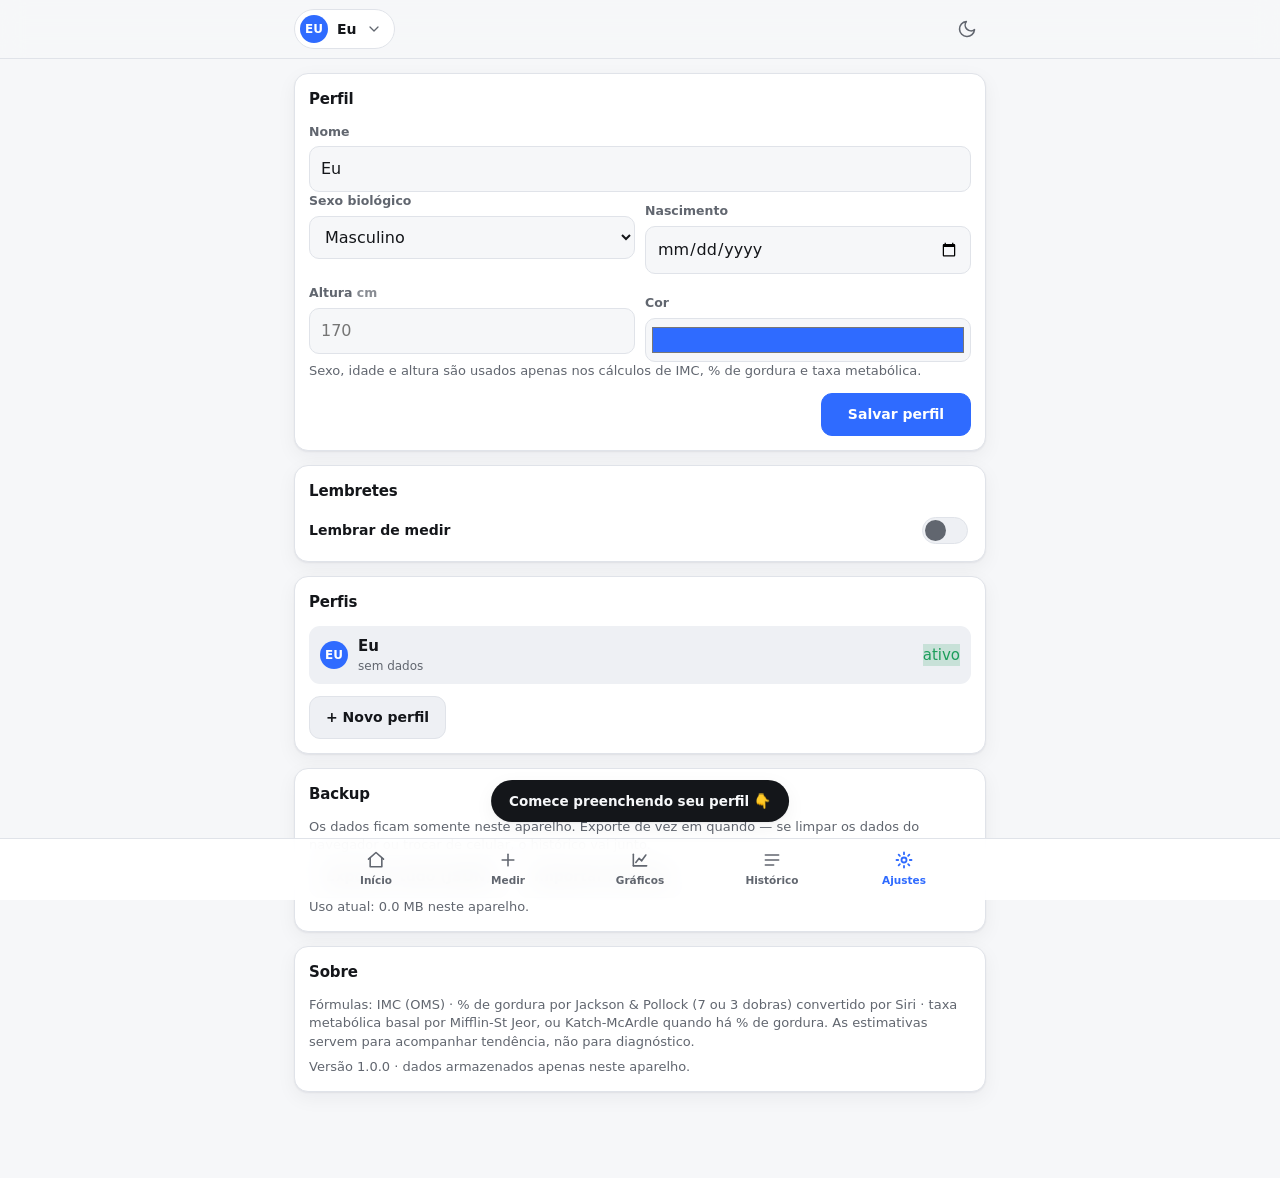
<file: index.html>
<!DOCTYPE html>
<html lang="pt-BR">
<head>
<meta charset="utf-8">
<meta name="viewport" content="width=device-width, initial-scale=1, viewport-fit=cover">
<title>Corpo — Acompanhamento de Medidas</title>
<meta name="description" content="Registro pessoal de peso, circunferências e dobras cutâneas com gráficos de evolução e lembretes.">
<meta name="theme-color" content="#0f1115" media="(prefers-color-scheme: dark)">
<meta name="theme-color" content="#f6f7f9" media="(prefers-color-scheme: light)">
<meta name="apple-mobile-web-app-capable" content="yes">
<meta name="apple-mobile-web-app-title" content="Corpo">
<link rel="manifest" href="manifest.webmanifest">
<link rel="icon" href="icons/favicon.svg" type="image/svg+xml">
<link rel="apple-touch-icon" href="icons/icon-192.png">
<link rel="stylesheet" href="assets/styles.css">
</head>
<body>

<header class="topbar">
  <div class="topbar-inner">
    <button id="profileChip" class="profile-chip" type="button" aria-haspopup="listbox" aria-expanded="false">
      <span class="avatar" id="profileAvatar">—</span>
      <span class="profile-name" id="profileName">Carregando…</span>
      <svg class="chev" viewBox="0 0 24 24" aria-hidden="true"><path d="M6 9l6 6 6-6"/></svg>
    </button>
    <div class="topbar-actions">
      <button id="themeBtn" class="icon-btn" type="button" title="Alternar tema" aria-label="Alternar tema">
        <svg viewBox="0 0 24 24" aria-hidden="true"><path d="M21 12.8A9 9 0 1111.2 3a7 7 0 009.8 9.8z"/></svg>
      </button>
    </div>
  </div>
  <div id="profileMenu" class="profile-menu" role="listbox" hidden></div>
</header>

<main id="main">

  <!-- ══════════════ INÍCIO ══════════════ -->
  <section class="view" id="view-home" data-view="home">
    <div id="reminderBanner" class="banner" hidden></div>

    <div id="homeEmpty" class="empty" hidden>
      <div class="empty-art">📏</div>
      <h2>Nenhuma medição ainda</h2>
      <p>Registre a primeira medição para começar a acompanhar a evolução.</p>
      <button class="btn primary" data-goto="measure">Registrar medição</button>
    </div>

    <div id="homeContent" hidden>
      <p class="last-update" id="lastUpdate"></p>
      <div class="stat-grid" id="statGrid"></div>

      <section class="card">
        <div class="card-head">
          <h2>Evolução</h2>
          <select id="homeMetric" class="mini-select" aria-label="Métrica do gráfico"></select>
        </div>
        <div id="homeChart" class="chart-host"></div>
      </section>

      <section class="card" id="indicesCard">
        <div class="card-head"><h2>Índices</h2></div>
        <div class="index-list" id="indexList"></div>
      </section>

      <section class="card" id="deltaCard">
        <div class="card-head">
          <h2>Variação</h2>
          <select id="deltaRange" class="mini-select" aria-label="Período de comparação">
            <option value="prev">vs. medição anterior</option>
            <option value="30">vs. 30 dias atrás</option>
            <option value="90">vs. 90 dias atrás</option>
            <option value="first" selected>vs. primeira medição</option>
          </select>
        </div>
        <div class="delta-list" id="deltaList"></div>
      </section>
    </div>
  </section>

  <!-- ══════════════ MEDIR ══════════════ -->
  <section class="view" id="view-measure" data-view="measure" hidden>
    <form id="measureForm" autocomplete="off">
      <input type="hidden" id="editingId" value="">

      <section class="card">
        <div class="card-head"><h2 id="measureTitle">Nova medição</h2></div>
        <div class="field-row">
          <label class="field">
            <span>Data</span>
            <input type="date" id="mDate" required>
          </label>
          <label class="field">
            <span>Peso <em>kg</em></span>
            <input type="number" id="mWeight" inputmode="decimal" step="0.1" min="20" max="400" placeholder="0,0">
          </label>
        </div>
      </section>

      <details class="card group" open>
        <summary><h2>Circunferências <em>cm</em></h2><span class="filled" data-count="circ"></span></summary>
        <div class="grid-inputs" id="circInputs"></div>
      </details>

      <details class="card group">
        <summary><h2>Dobras cutâneas <em>mm</em></h2><span class="filled" data-count="fold"></span></summary>
        <p class="hint">Medidas com adipômetro. Preencha as 7 dobras para o cálculo Jackson &amp; Pollock completo — com 3 dobras já é possível estimar.</p>
        <div class="grid-inputs" id="foldInputs"></div>
        <div class="bf-preview" id="bfPreview" hidden></div>
      </details>

      <details class="card group">
        <summary><h2>Fotos</h2><span class="filled" id="photoCount"></span></summary>
        <p class="hint">Ficam salvas apenas neste aparelho. Mesma distância, luz e roupa ajudam na comparação.</p>
        <div class="photo-slots" id="photoSlots"></div>
      </details>

      <section class="card">
        <label class="field">
          <span>Observações</span>
          <textarea id="mNotes" rows="3" placeholder="Treino, dieta, sono, período do ciclo…"></textarea>
        </label>
      </section>

      <div class="form-actions">
        <button type="button" class="btn ghost" id="cancelEdit" hidden>Cancelar</button>
        <button type="submit" class="btn primary">Salvar medição</button>
      </div>
    </form>
  </section>

  <!-- ══════════════ GRÁFICOS ══════════════ -->
  <section class="view" id="view-charts" data-view="charts" hidden>
    <section class="card">
      <div class="card-head">
        <h2>Gráfico</h2>
        <div class="head-controls">
          <select id="chartMetric" class="mini-select" aria-label="Métrica"></select>
          <select id="chartRange" class="mini-select" aria-label="Período">
            <option value="90">90 dias</option>
            <option value="180">6 meses</option>
            <option value="365">1 ano</option>
            <option value="all" selected>Tudo</option>
          </select>
        </div>
      </div>
      <div id="mainChart" class="chart-host tall"></div>
      <label class="compare-row">
        <span>Comparar com</span>
        <select id="comparePeer" class="mini-select"><option value="">— ninguém —</option></select>
      </label>
    </section>

    <section class="card">
      <div class="card-head"><h2>Resumo do período</h2></div>
      <div class="summary-grid" id="chartSummary"></div>
    </section>
  </section>

  <!-- ══════════════ HISTÓRICO ══════════════ -->
  <section class="view" id="view-history" data-view="history" hidden>
    <div class="card-head standalone">
      <h2>Histórico</h2>
      <button class="btn small ghost" id="exportCsv" type="button">Exportar CSV</button>
    </div>
    <div id="historyList" class="history-list"></div>
  </section>

  <!-- ══════════════ AJUSTES ══════════════ -->
  <section class="view" id="view-settings" data-view="settings" hidden>
    <section class="card">
      <div class="card-head"><h2>Perfil</h2></div>
      <form id="profileForm" autocomplete="off">
        <input type="hidden" id="pId">
        <label class="field"><span>Nome</span><input type="text" id="pName" required maxlength="40" placeholder="Como aparece no app"></label>
        <div class="field-row">
          <label class="field"><span>Sexo biológico</span>
            <select id="pSex">
              <option value="male">Masculino</option>
              <option value="female">Feminino</option>
            </select>
          </label>
          <label class="field"><span>Nascimento</span><input type="date" id="pBirth"></label>
        </div>
        <div class="field-row">
          <label class="field"><span>Altura <em>cm</em></span><input type="number" id="pHeight" inputmode="decimal" step="0.5" min="100" max="250" placeholder="170"></label>
          <label class="field"><span>Cor</span><input type="color" id="pColor" value="#4f8cff"></label>
        </div>
        <p class="hint">Sexo, idade e altura são usados apenas nos cálculos de IMC, % de gordura e taxa metabólica.</p>
        <div class="form-actions">
          <button type="button" class="btn danger ghost" id="deleteProfile">Excluir perfil</button>
          <button type="submit" class="btn primary">Salvar perfil</button>
        </div>
      </form>
    </section>

    <section class="card">
      <div class="card-head"><h2>Lembretes</h2></div>
      <label class="switch-row">
        <span>Lembrar de medir</span>
        <input type="checkbox" id="rEnabled" class="switch">
      </label>
      <div id="reminderConfig" class="reminder-config">
        <div class="field-row">
          <label class="field"><span>A cada</span>
            <select id="rEvery">
              <option value="3">3 dias</option>
              <option value="7" selected>7 dias (semanal)</option>
              <option value="14">14 dias (quinzenal)</option>
              <option value="30">30 dias (mensal)</option>
              <option value="90">90 dias (trimestral)</option>
            </select>
          </label>
          <label class="field"><span>Horário</span><input type="time" id="rTime" value="07:00"></label>
        </div>
        <p class="hint" id="reminderStatus"></p>
        <button type="button" class="btn small" id="testNotif">Testar notificação</button>
      </div>
    </section>

    <section class="card">
      <div class="card-head"><h2>Perfis</h2></div>
      <div class="profile-list" id="profileList"></div>
      <button type="button" class="btn" id="addProfile">+ Novo perfil</button>
    </section>

    <section class="card">
      <div class="card-head"><h2>Backup</h2></div>
      <p class="hint">Os dados ficam somente neste aparelho. Exporte de vez em quando — se limpar os dados do navegador ou trocar de celular, o histórico vai junto.</p>
      <div class="btn-row">
        <button type="button" class="btn" id="exportJson">Exportar tudo (JSON)</button>
        <button type="button" class="btn" id="importJson">Importar backup</button>
        <input type="file" id="importFile" accept="application/json,.json" hidden>
      </div>
      <p class="hint" id="storageInfo"></p>
    </section>

    <section class="card">
      <div class="card-head"><h2>Sobre</h2></div>
      <p class="hint">
        Fórmulas: IMC (OMS) · % de gordura por Jackson &amp; Pollock (7 ou 3 dobras) convertido por Siri ·
        taxa metabólica basal por Mifflin-St Jeor, ou Katch-McArdle quando há % de gordura.
        As estimativas servem para acompanhar tendência, não para diagnóstico.
      </p>
      <p class="hint" id="versionInfo"></p>
    </section>
  </section>
</main>

<nav class="tabbar">
  <button class="tab active" data-view="home"><svg viewBox="0 0 24 24"><path d="M3 11l9-8 9 8"/><path d="M5 10v10h14V10"/></svg><span>Início</span></button>
  <button class="tab" data-view="measure"><svg viewBox="0 0 24 24"><path d="M12 5v14"/><path d="M5 12h14"/></svg><span>Medir</span></button>
  <button class="tab" data-view="charts"><svg viewBox="0 0 24 24"><path d="M4 19V5"/><path d="M4 19h16"/><path d="M7 15l4-5 3 3 5-7"/></svg><span>Gráficos</span></button>
  <button class="tab" data-view="history"><svg viewBox="0 0 24 24"><path d="M4 6h16"/><path d="M4 12h16"/><path d="M4 18h10"/></svg><span>Histórico</span></button>
  <button class="tab" data-view="settings"><svg viewBox="0 0 24 24"><circle cx="12" cy="12" r="3"/><path d="M12 3v2m0 14v2M3 12h2m14 0h2M5.6 5.6l1.4 1.4m10 10l1.4 1.4m0-12.8l-1.4 1.4m-10 10l-1.4 1.4"/></svg><span>Ajustes</span></button>
</nav>

<div id="toast" class="toast" hidden></div>
<div id="photoViewer" class="photo-viewer" hidden><img alt="Foto de progresso"><button class="close" aria-label="Fechar">✕</button></div>

<script type="module" src="assets/app.js"></script>
</body>
</html>
</file>
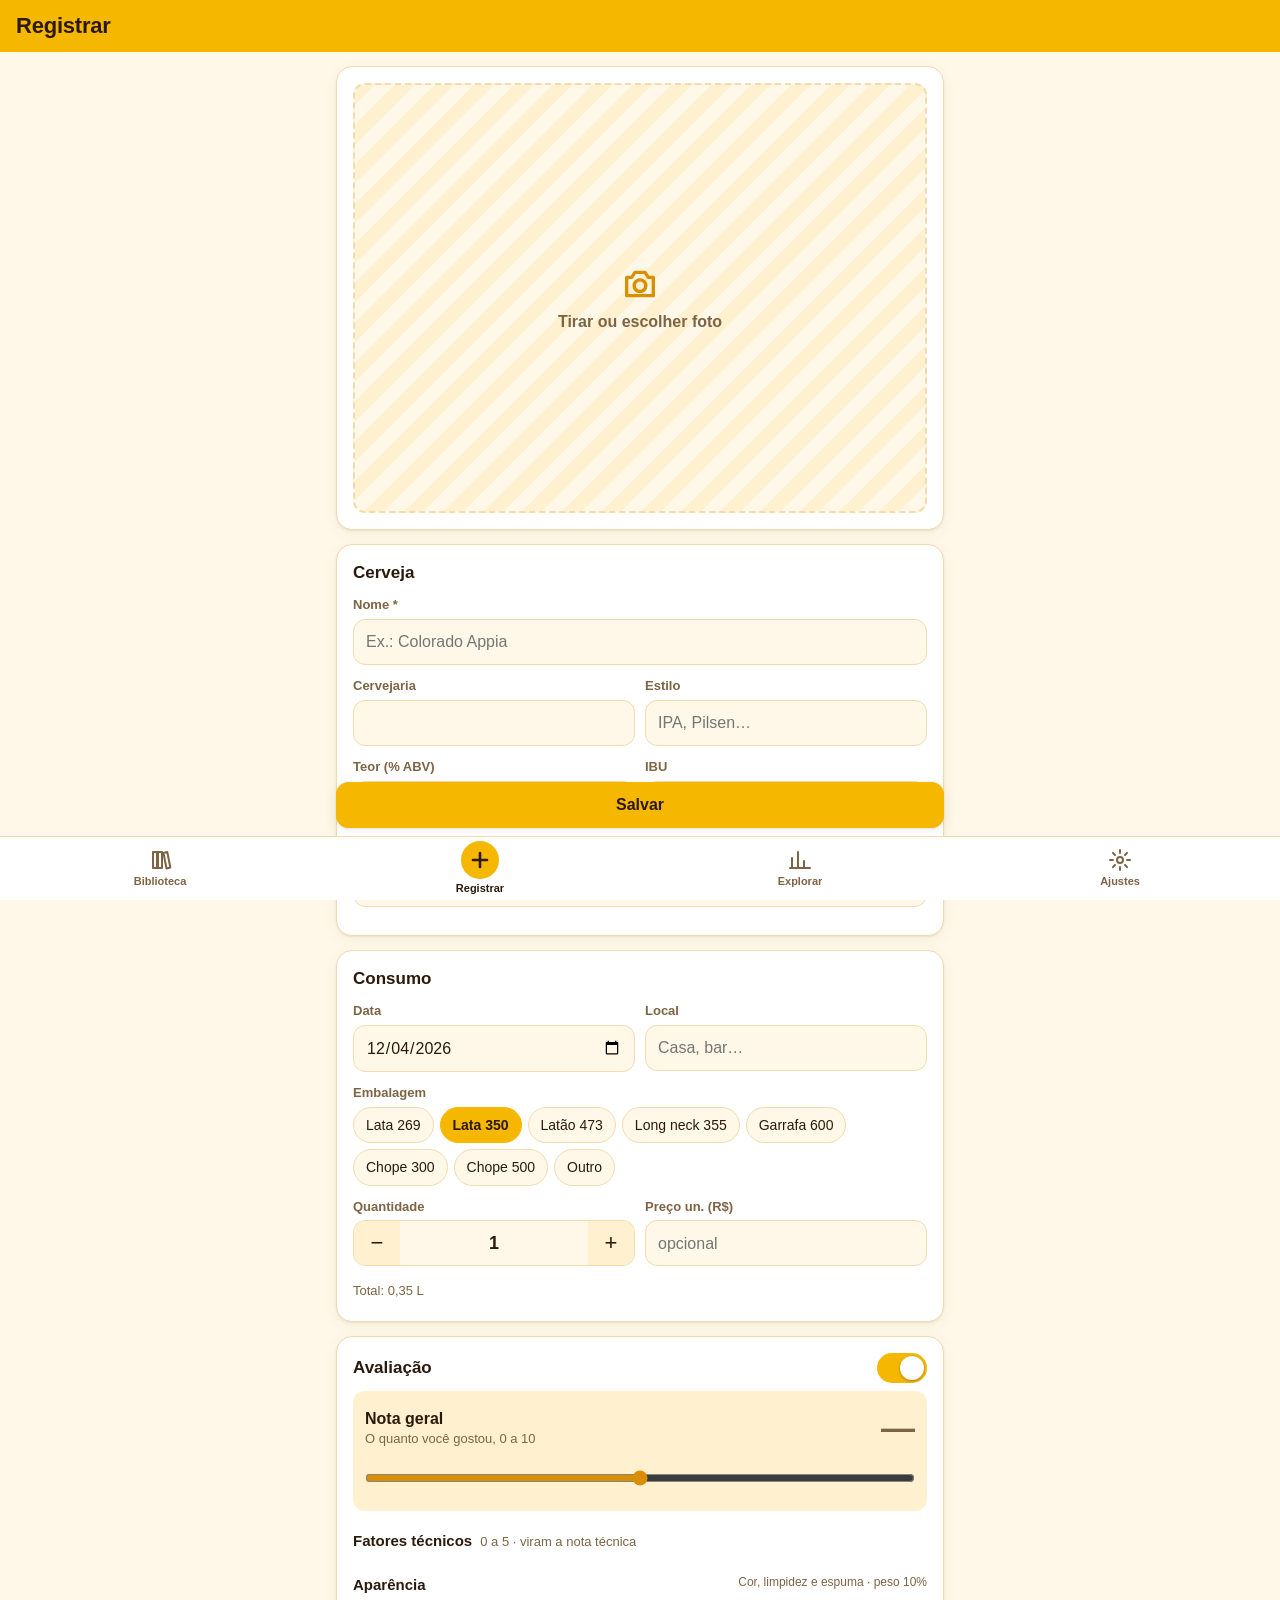
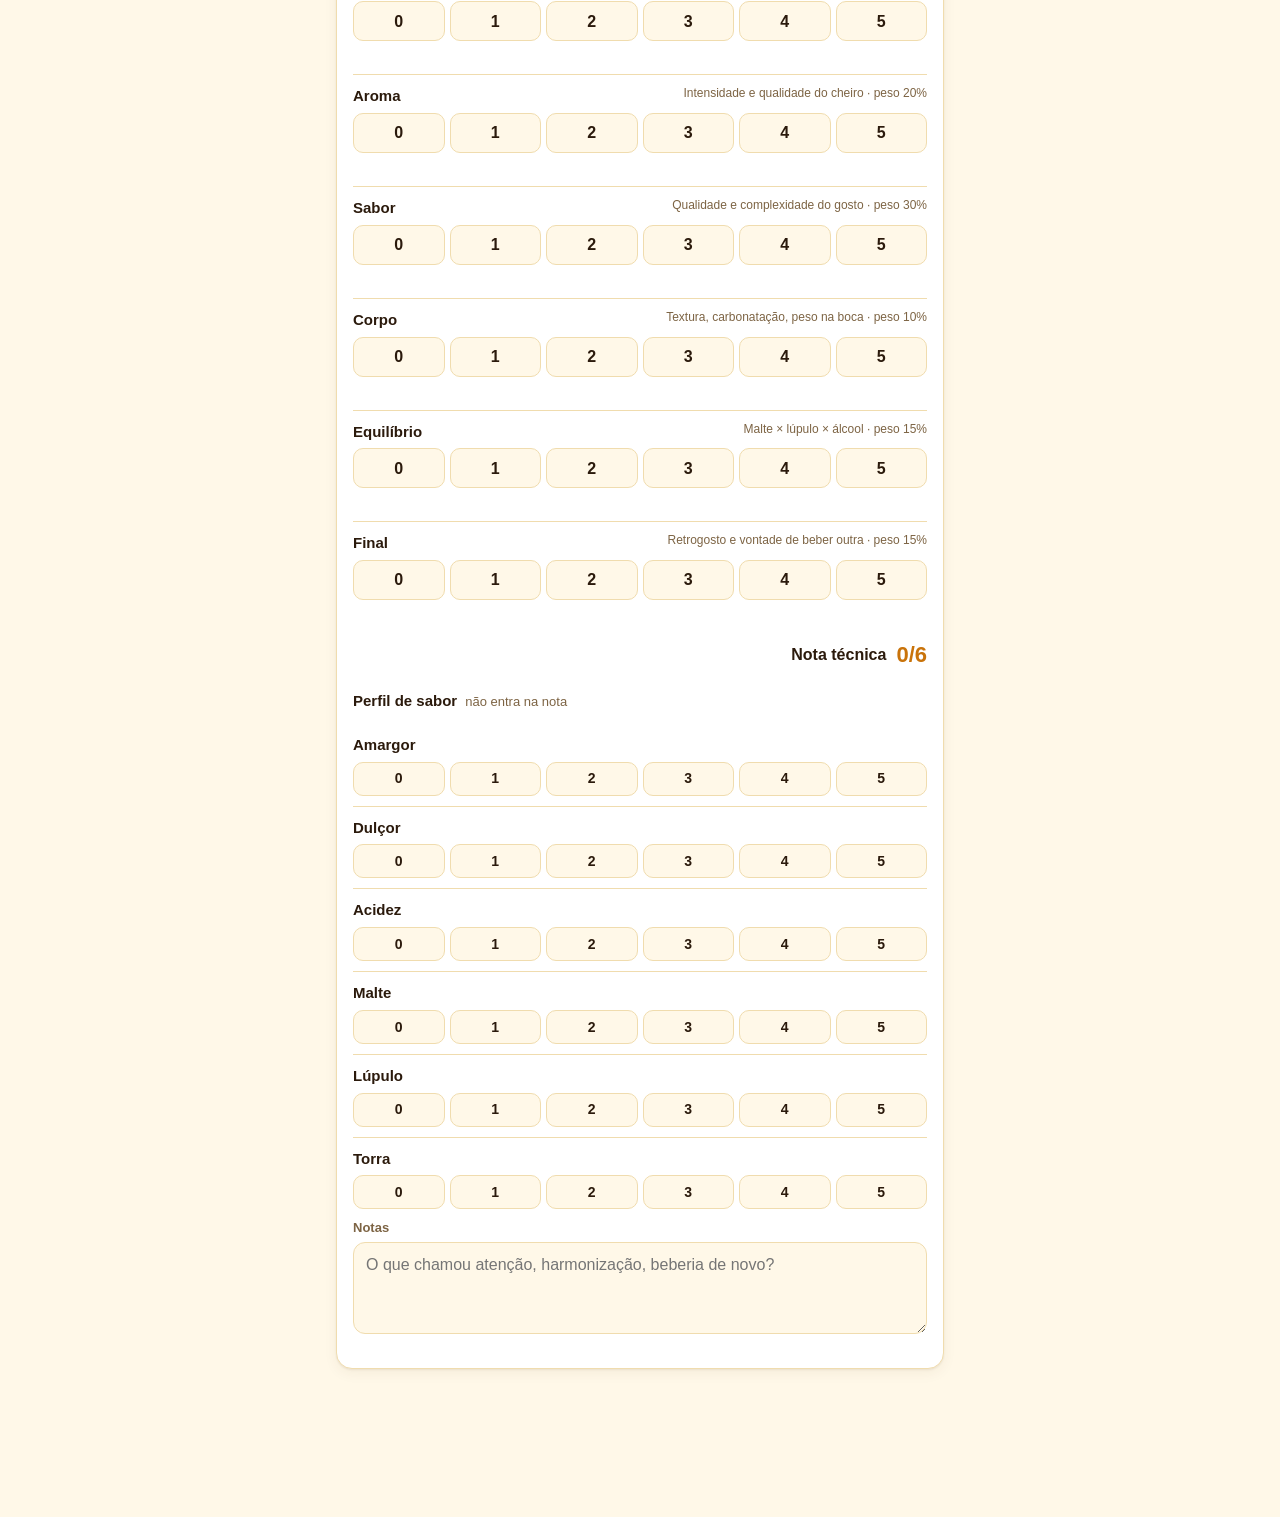
<file: cervejas/index.html>
<!DOCTYPE html>
<html lang="pt-BR">
<head>
<meta charset="utf-8">
<meta name="viewport" content="width=device-width, initial-scale=1, viewport-fit=cover">
<title>Cervejas — Histórico e Avaliações</title>
<meta name="description" content="Histórico pessoal das cervejas que você bebeu, com foto, quantidade e avaliação de 0 a 10.">
<meta name="theme-color" content="#f5b700" media="(prefers-color-scheme: light)">
<meta name="theme-color" content="#1b130b" media="(prefers-color-scheme: dark)">
<meta name="apple-mobile-web-app-capable" content="yes">
<meta name="mobile-web-app-capable" content="yes">
<meta name="apple-mobile-web-app-status-bar-style" content="default">
<meta name="apple-mobile-web-app-title" content="Cervejas">
<link rel="manifest" href="manifest.webmanifest">
<link rel="icon" href="icons/favicon.svg" type="image/svg+xml">
<link rel="apple-touch-icon" href="icons/apple-touch-icon.png">
<link rel="stylesheet" href="assets/styles.css">
</head>
<body>

<header class="topbar">
  <h1 id="topTitle">Biblioteca</h1>
</header>

<main id="main">

  <!-- ══════════════ BIBLIOTECA ══════════════ -->
  <section class="view" data-view="library">
    <div class="search">
      <svg viewBox="0 0 24 24" aria-hidden="true"><circle cx="11" cy="11" r="7"/><path d="M20 20l-3.5-3.5"/></svg>
      <input id="q" type="search" placeholder="Buscar nome, cervejaria, estilo, local…" autocomplete="off" aria-label="Buscar">
    </div>

    <div class="seg" role="tablist" aria-label="Modo de exibição">
      <button type="button" class="seg-btn active" data-mode="beers">Cervejas</button>
      <button type="button" class="seg-btn" data-mode="timeline">Histórico</button>
    </div>

    <div class="filters">
      <select id="fStyle" aria-label="Estilo"><option value="">Todos os estilos</option></select>
      <select id="fTag" aria-label="Perfil">
        <option value="">Qualquer perfil</option>
      </select>
      <select id="fMin" aria-label="Nota mínima">
        <option value="">Qualquer nota</option>
        <option value="9">Nota ≥ 9</option>
        <option value="8">Nota ≥ 8</option>
        <option value="7">Nota ≥ 7</option>
        <option value="5">Nota ≥ 5</option>
        <option value="-1">Sem avaliação</option>
      </select>
      <select id="fSort" aria-label="Ordenar">
        <option value="recent">Mais recentes</option>
        <option value="subjective">Maior nota geral</option>
        <option value="technical">Maior nota técnica</option>
        <option value="count">Mais bebidas</option>
        <option value="abv">Maior teor alcoólico</option>
        <option value="name">Nome (A–Z)</option>
      </select>
    </div>
    <div class="result-bar">
      <span id="resultCount"></span>
      <button type="button" class="link" id="clearFilters" hidden>Limpar filtros</button>
    </div>

    <div id="libraryList" class="list"></div>

    <div id="libraryEmpty" class="empty" hidden>
      <div class="empty-art">🍺</div>
      <h2>Sua biblioteca está vazia</h2>
      <p>Registre a primeira cerveja para começar o histórico.</p>
      <button class="btn primary" type="button" data-goto="add">Registrar cerveja</button>
    </div>
  </section>

  <!-- ══════════════ CADASTRO ══════════════ -->
  <section class="view" data-view="add" hidden>
    <form id="addForm" novalidate>
      <input type="hidden" id="beerId">
      <input type="hidden" id="entryId">

      <div class="card">
        <label class="photo-pick" id="photoPick">
          <input type="file" id="photoInput" accept="image/*" hidden>
          <img id="photoPreview" alt="" hidden>
          <span class="photo-empty" id="photoEmpty">
            <svg viewBox="0 0 24 24" aria-hidden="true"><path d="M4 8h3l2-3h6l2 3h3v11H4z"/><circle cx="12" cy="13" r="3.5"/></svg>
            Tirar ou escolher foto
          </span>
        </label>
        <button type="button" class="link danger small" id="photoRemove" hidden>Remover foto</button>
      </div>

      <div class="card">
        <h2>Cerveja</h2>
        <div class="field">
          <label for="name">Nome *</label>
          <input id="name" required autocomplete="off" placeholder="Ex.: Colorado Appia">
          <div id="nameSuggest" class="suggest" hidden></div>
        </div>
        <div id="existingNote" class="note" hidden>
          Já está na biblioteca — este registro entra no histórico dela.
          <button type="button" class="link" id="detachBeer">É outra cerveja</button>
        </div>
        <div class="grid2">
          <div class="field">
            <label for="brewery">Cervejaria</label>
            <input id="brewery" autocomplete="off" list="breweryList">
          </div>
          <div class="field">
            <label for="style">Estilo</label>
            <input id="style" autocomplete="off" list="styleList" placeholder="IPA, Pilsen…">
          </div>
          <div class="field">
            <label for="abv">Teor (% ABV)</label>
            <input id="abv" type="text" inputmode="decimal" placeholder="5,5">
          </div>
          <div class="field">
            <label for="ibu">IBU</label>
            <input id="ibu" type="text" inputmode="numeric" placeholder="opcional">
          </div>
          <div class="field span2">
            <label for="country">País</label>
            <input id="country" autocomplete="off" list="countryList" placeholder="Brasil">
          </div>
        </div>
      </div>

      <div class="card">
        <h2>Consumo</h2>
        <div class="grid2">
          <div class="field">
            <label for="date">Data</label>
            <input id="date" type="date">
          </div>
          <div class="field">
            <label for="place">Local</label>
            <input id="place" autocomplete="off" list="placeList" placeholder="Casa, bar…">
          </div>
        </div>
        <div class="field">
          <label>Embalagem</label>
          <div class="chips" id="volumeChips"></div>
          <input id="volumeOther" type="text" inputmode="numeric" placeholder="Outro volume (ml)" hidden>
        </div>
        <div class="grid2">
          <div class="field">
            <label>Quantidade</label>
            <div class="stepper">
              <button type="button" id="qtyMinus" aria-label="Diminuir">−</button>
              <output id="qty">1</output>
              <button type="button" id="qtyPlus" aria-label="Aumentar">+</button>
            </div>
          </div>
          <div class="field">
            <label for="price">Preço un. (R$)</label>
            <input id="price" type="text" inputmode="decimal" placeholder="opcional">
          </div>
        </div>
        <p class="hint" id="volumeTotal"></p>
      </div>

      <div class="card">
        <div class="card-head">
          <h2>Avaliação</h2>
          <label class="switch"><input type="checkbox" id="rateToggle" checked><span></span></label>
        </div>

        <div id="ratingBox">
          <div class="overall">
            <div class="overall-head">
              <div>
                <strong>Nota geral</strong>
                <span class="hint">O quanto você gostou, 0 a 10</span>
              </div>
              <output id="overallOut" class="big-score">—</output>
            </div>
            <input type="range" id="overall" min="0" max="10" step="0.5" value="5" aria-label="Nota geral">
          </div>

          <h3>Fatores técnicos <span class="hint">0 a 5 · viram a nota técnica</span></h3>
          <div id="factorInputs"></div>
          <div class="tech-result">
            Nota técnica <output id="techOut" class="big-score small">—</output>
          </div>

          <h3>Perfil de sabor <span class="hint">não entra na nota</span></h3>
          <div id="descriptorInputs"></div>

          <div class="field">
            <label for="notes">Notas</label>
            <textarea id="notes" rows="3" placeholder="O que chamou atenção, harmonização, beberia de novo?"></textarea>
          </div>
        </div>
      </div>

      <div class="form-actions">
        <button type="button" class="btn" id="cancelAdd" hidden>Cancelar</button>
        <button type="submit" class="btn primary">Salvar</button>
      </div>
    </form>
  </section>

  <!-- ══════════════ EXPLORAR ══════════════ -->
  <section class="view" data-view="explore" hidden>
    <div id="exploreEmpty" class="empty" hidden>
      <div class="empty-art">📊</div>
      <h2>Nada para explorar ainda</h2>
      <p>Registre algumas cervejas e volte aqui para ver rankings, estatísticas e duelos.</p>
    </div>

    <div id="exploreContent">
      <div class="stat-grid" id="statGrid"></div>

      <section class="card">
        <div class="card-head">
          <h2>🎲 Me sugere uma</h2>
        </div>
        <p class="hint">Sorteia entre as que você deu nota geral 7,5 ou mais.</p>
        <div class="row">
          <select id="pickStyle" aria-label="Estilo do sorteio"><option value="">Qualquer estilo</option></select>
          <button type="button" class="btn primary" id="pickBtn">Sortear</button>
        </div>
        <div id="pickResult"></div>
      </section>

      <section class="card">
        <div class="card-head">
          <h2>🏆 Ranking</h2>
          <select id="rankBy" class="mini-select" aria-label="Critério do ranking">
            <option value="subjective">Nota geral</option>
            <option value="technical">Nota técnica</option>
          </select>
        </div>
        <select id="rankStyle" aria-label="Estilo do ranking"><option value="">Todos os estilos</option></select>
        <ol id="rankList" class="rank"></ol>
      </section>

      <section class="card">
        <div class="card-head"><h2>⚔️ Duelo</h2></div>
        <div class="grid2">
          <select id="duelA" aria-label="Cerveja A"></select>
          <select id="duelB" aria-label="Cerveja B"></select>
        </div>
        <div id="duelResult"></div>
      </section>

      <section class="card">
        <div class="card-head">
          <h2>📅 Consumo por mês</h2>
          <select id="monthMetric" class="mini-select" aria-label="Métrica">
            <option value="liters">Litros</option>
            <option value="count">Unidades</option>
            <option value="distinct">Rótulos novos</option>
          </select>
        </div>
        <div id="monthChart" class="chart-host"></div>
      </section>

      <section class="card">
        <div class="card-head"><h2>🎨 Por estilo</h2></div>
        <table class="table" id="styleTable"></table>
      </section>

      <section class="card">
        <div class="card-head"><h2>🤔 Gosto × técnica</h2></div>
        <p class="hint">Onde a sua nota geral mais se afastou da nota técnica.</p>
        <div id="divergeList" class="list compact"></div>
      </section>
    </div>
  </section>

  <!-- ══════════════ AJUSTES ══════════════ -->
  <section class="view" data-view="settings" hidden>
    <section class="card">
      <h2>Backup</h2>
      <p class="hint">Os dados ficam só neste iPhone. Faça backup com frequência e salve em
        <em>Arquivos</em> ou no iCloud Drive — se o app for removido, os dados vão junto.</p>
      <p class="hint" id="lastBackup"></p>
      <div class="stack">
        <button type="button" class="btn primary" id="exportJson">Fazer backup (com fotos)</button>
        <button type="button" class="btn" id="importJson">Restaurar backup</button>
        <button type="button" class="btn" id="exportCsv">Exportar planilha (CSV)</button>
      </div>
      <input type="file" id="importFile" accept="application/json,.json" hidden>
      <p class="hint" id="storageInfo"></p>
    </section>

    <section class="card">
      <h2>Como avaliar</h2>
      <p class="hint">Duas notas, de propósito separadas:</p>
      <ul class="plain">
        <li><strong>Nota geral (0–10)</strong> — puramente o seu gosto. É a que manda no ranking e na biblioteca.</li>
        <li><strong>Nota técnica (0–10)</strong> — calculada dos seis fatores abaixo, com pesos. Serve para comparar
          com mais critério e para descobrir quando você gosta de algo “tecnicamente fraco” (e vice-versa).</li>
      </ul>
      <div id="scaleGuide"></div>
      <p class="hint">Dica: avalie no copo, não na lata, e de preferência na temperatura certa do estilo.
        O perfil de sabor (amargor, dulçor…) descreve a cerveja — não é bom nem ruim — e vira etiqueta
        quando a média fica em <span id="tagThreshold"></span> ou mais.</p>
    </section>

    <section class="card">
      <h2>Instalar no iPhone</h2>
      <ol class="plain">
        <li>Abra este endereço no <strong>Safari</strong>.</li>
        <li>Toque em <strong>Compartilhar</strong> → <strong>Adicionar à Tela de Início</strong>.</li>
        <li>Abra pelo ícone: fica em tela cheia e funciona sem internet.</li>
      </ol>
    </section>

    <section class="card">
      <h2>Zona de perigo</h2>
      <button type="button" class="btn danger" id="wipe">Apagar todos os dados</button>
    </section>
    <p class="hint center" id="versionInfo"></p>
  </section>
</main>

<!-- ══════════════ DETALHE ══════════════ -->
<div id="sheet" class="sheet" hidden>
  <div class="sheet-bar">
    <button type="button" class="icon-btn" id="sheetClose" aria-label="Voltar">
      <svg viewBox="0 0 24 24" aria-hidden="true"><path d="M15 5l-7 7 7 7"/></svg>
    </button>
    <span id="sheetTitle"></span>
    <button type="button" class="icon-btn" id="sheetEdit" aria-label="Editar cerveja">
      <svg viewBox="0 0 24 24" aria-hidden="true"><path d="M4 20h4L19 9l-4-4L4 16z"/></svg>
    </button>
  </div>
  <div class="sheet-body" id="sheetBody"></div>
</div>

<div id="photoViewer" class="photo-viewer" hidden><img alt=""></div>
<div id="toast" class="toast" role="status" aria-live="polite" hidden></div>

<nav class="tabbar" aria-label="Navegação">
  <button type="button" class="tab active" data-view="library">
    <svg viewBox="0 0 24 24" aria-hidden="true"><path d="M5 4h4v16H5zM10 4h4v16h-4zM15.5 5l3.8-1 3 15.5-3.8 1z"/></svg>
    <span>Biblioteca</span>
  </button>
  <button type="button" class="tab tab-main" data-view="add">
    <svg viewBox="0 0 24 24" aria-hidden="true"><path d="M12 5v14M5 12h14"/></svg>
    <span>Registrar</span>
  </button>
  <button type="button" class="tab" data-view="explore">
    <svg viewBox="0 0 24 24" aria-hidden="true"><path d="M4 20V10M10 20V4M16 20v-7M22 20H2"/></svg>
    <span>Explorar</span>
  </button>
  <button type="button" class="tab" data-view="settings">
    <svg viewBox="0 0 24 24" aria-hidden="true"><circle cx="12" cy="12" r="3"/><path d="M12 2v3M12 19v3M2 12h3M19 12h3M4.9 4.9 7 7M17 17l2.1 2.1M4.9 19.1 7 17M17 7l2.1-2.1"/></svg>
    <span>Ajustes</span>
  </button>
</nav>

<datalist id="styleList"></datalist>
<datalist id="breweryList"></datalist>
<datalist id="countryList"></datalist>
<datalist id="placeList"></datalist>

<script type="module" src="assets/app.js"></script>
</body>
</html>
</file>
<file: assets/styles.css>
/* ============ base ============ */
:root {
  --bg: #f6f7f9;
  --surface: #ffffff;
  --surface-2: #eef0f4;
  --text: #14161a;
  --text-dim: #61666f;
  --line: #e0e3e9;
  --accent: #2f6bff;
  --accent-soft: #e8efff;
  --good: #1c9d5b;
  --bad: #d94141;
  --warn: #c07a10;
  --radius: 14px;
  --shadow: 0 1px 2px rgba(16,20,30,.06), 0 6px 20px rgba(16,20,30,.05);
  --tabbar-h: 62px;
  color-scheme: light;
}
@media (prefers-color-scheme: dark) {
  :root {
    --bg: #0f1115;
    --surface: #171a20;
    --surface-2: #1f232b;
    --text: #e9ecf1;
    --text-dim: #969ba6;
    --line: #2a2f38;
    --accent: #6d9bff;
    --accent-soft: #1c2740;
    --good: #46c98a;
    --bad: #ff6b6b;
    --warn: #e0a53c;
    --shadow: 0 1px 2px rgba(0,0,0,.3), 0 6px 20px rgba(0,0,0,.25);
    color-scheme: dark;
  }
}
:root[data-theme="light"] {
  --bg: #f6f7f9; --surface: #fff; --surface-2: #eef0f4; --text: #14161a; --text-dim: #61666f;
  --line: #e0e3e9; --accent: #2f6bff; --accent-soft: #e8efff; --good: #1c9d5b; --bad: #d94141; --warn: #c07a10;
  --shadow: 0 1px 2px rgba(16,20,30,.06), 0 6px 20px rgba(16,20,30,.05);
  color-scheme: light;
}
:root[data-theme="dark"] {
  --bg: #0f1115; --surface: #171a20; --surface-2: #1f232b; --text: #e9ecf1; --text-dim: #969ba6;
  --line: #2a2f38; --accent: #6d9bff; --accent-soft: #1c2740; --good: #46c98a; --bad: #ff6b6b; --warn: #e0a53c;
  --shadow: 0 1px 2px rgba(0,0,0,.3), 0 6px 20px rgba(0,0,0,.25);
  color-scheme: dark;
}

* { box-sizing: border-box; }
/* Regras com `display` sobrescrevem o padrão do navegador para [hidden]; isto restabelece. */
[hidden] { display: none !important; }
html, body { margin: 0; padding: 0; }
body {
  background: var(--bg);
  color: var(--text);
  font: 15px/1.5 system-ui, -apple-system, "Segoe UI", Roboto, sans-serif;
  -webkit-font-smoothing: antialiased;
  padding-bottom: calc(var(--tabbar-h) + env(safe-area-inset-bottom));
  overscroll-behavior-y: contain;
}
h1, h2, h3 { margin: 0; font-weight: 650; letter-spacing: -.01em; }
h2 { font-size: 15px; }
p { margin: 0; }
svg { width: 20px; height: 20px; fill: none; stroke: currentColor; stroke-width: 1.9; stroke-linecap: round; stroke-linejoin: round; }
button, input, select, textarea { font: inherit; color: inherit; }
:focus-visible { outline: 2px solid var(--accent); outline-offset: 2px; border-radius: 6px; }

/* ============ topbar ============ */
.topbar {
  position: sticky; top: 0; z-index: 40;
  background: color-mix(in srgb, var(--bg) 88%, transparent);
  backdrop-filter: blur(12px);
  border-bottom: 1px solid var(--line);
  padding-top: env(safe-area-inset-top);
}
.topbar-inner {
  max-width: 720px; margin: 0 auto;
  display: flex; align-items: center; justify-content: space-between;
  gap: 8px; padding: 9px 14px;
}
.profile-chip {
  display: flex; align-items: center; gap: 9px;
  background: var(--surface); border: 1px solid var(--line);
  border-radius: 999px; padding: 5px 12px 5px 5px; cursor: pointer;
  max-width: 70vw;
}
.profile-chip .chev { width: 16px; height: 16px; color: var(--text-dim); flex: none; }
.avatar {
  width: 28px; height: 28px; border-radius: 50%; flex: none;
  display: grid; place-items: center;
  font-size: 12px; font-weight: 700; color: #fff;
  background: var(--accent);
}
.profile-name { font-weight: 600; font-size: 14px; white-space: nowrap; overflow: hidden; text-overflow: ellipsis; }
.topbar-actions { display: flex; gap: 6px; }
.icon-btn {
  width: 38px; height: 38px; display: grid; place-items: center;
  background: transparent; border: 1px solid transparent; border-radius: 10px;
  color: var(--text-dim); cursor: pointer;
}
.icon-btn:hover { background: var(--surface); color: var(--text); }
.profile-menu {
  max-width: 720px; margin: 0 auto; padding: 6px 14px 12px;
  display: flex; flex-direction: column; gap: 4px;
}
.profile-menu button {
  display: flex; align-items: center; gap: 10px; width: 100%;
  padding: 9px 10px; background: var(--surface); border: 1px solid var(--line);
  border-radius: 10px; cursor: pointer; text-align: left;
}
.profile-menu button[aria-selected="true"] { border-color: var(--accent); background: var(--accent-soft); }

/* ============ layout ============ */
main { max-width: 720px; margin: 0 auto; padding: 14px 14px 24px; display: flex; flex-direction: column; gap: 14px; }
.view { display: flex; flex-direction: column; gap: 14px; }
.card {
  background: var(--surface); border: 1px solid var(--line);
  border-radius: var(--radius); padding: 14px; box-shadow: var(--shadow);
}
.card-head { display: flex; align-items: center; justify-content: space-between; gap: 10px; margin-bottom: 12px; }
.card-head.standalone { margin: 2px 2px -4px; }
.head-controls { display: flex; gap: 6px; }
.hint { color: var(--text-dim); font-size: 13px; line-height: 1.45; }
.hint + .hint { margin-top: 6px; }

/* ============ buttons ============ */
.btn {
  display: inline-flex; align-items: center; justify-content: center; gap: 6px;
  padding: 10px 16px; border-radius: 11px; cursor: pointer;
  background: var(--surface-2); border: 1px solid var(--line);
  font-weight: 600; font-size: 14px;
}
.btn:hover { border-color: var(--text-dim); }
.btn.primary { background: var(--accent); border-color: var(--accent); color: #fff; }
.btn.primary:hover { filter: brightness(1.08); }
.btn.ghost { background: transparent; }
.btn.danger { color: var(--bad); border-color: color-mix(in srgb, var(--bad) 40%, transparent); }
.btn.small { padding: 6px 11px; font-size: 13px; border-radius: 9px; }
.btn-row { display: flex; flex-wrap: wrap; gap: 8px; }
.form-actions { display: flex; gap: 8px; justify-content: flex-end; margin-top: 12px; }
.form-actions .btn { flex: 1; }
@media (min-width: 520px) { .form-actions .btn { flex: 0 0 auto; min-width: 150px; } }

.mini-select {
  background: var(--surface-2); border: 1px solid var(--line);
  border-radius: 9px; padding: 6px 8px; font-size: 13px; font-weight: 550; cursor: pointer;
  max-width: 46vw;
}

/* ============ fields ============ */
.field { display: flex; flex-direction: column; gap: 5px; }
.field > span { font-size: 12.5px; color: var(--text-dim); font-weight: 600; }
.field > span em { font-style: normal; opacity: .75; }
.field input, .field select, .field textarea {
  background: var(--bg); border: 1px solid var(--line); border-radius: 10px;
  padding: 10px 11px; width: 100%; font-size: 16px; /* 16px evita zoom no iOS */
}
.field input[type="color"] { padding: 4px; height: 44px; }
.field textarea { font-size: 15px; resize: vertical; }
.field input:focus, .field select:focus, .field textarea:focus { border-color: var(--accent); outline: none; }
.field-row { display: grid; grid-template-columns: 1fr 1fr; gap: 10px; }
.field-row + .field-row, .field + .field, .field-row + .field { margin-top: 10px; }

.grid-inputs { display: grid; grid-template-columns: repeat(2, 1fr); gap: 10px; }
@media (min-width: 560px) { .grid-inputs { grid-template-columns: repeat(3, 1fr); } }
.grid-inputs .field input { padding: 9px 10px; }
.grid-inputs .field.filled input { border-color: color-mix(in srgb, var(--accent) 55%, var(--line)); }

details.group > summary {
  list-style: none; cursor: pointer;
  display: flex; align-items: center; gap: 8px;
}
details.group > summary::-webkit-details-marker { display: none; }
details.group > summary::after {
  content: ""; width: 8px; height: 8px; margin-left: auto; flex: none;
  border-right: 2px solid var(--text-dim); border-bottom: 2px solid var(--text-dim);
  transform: rotate(45deg) translateY(-2px); transition: transform .15s;
}
details.group[open] > summary::after { transform: rotate(-135deg) translateY(-2px); }
details.group > summary h2 em { font-style: normal; font-weight: 500; color: var(--text-dim); font-size: 13px; }
details.group > *:not(summary) { margin-top: 12px; }
.filled { font-size: 12px; color: var(--text-dim); background: var(--surface-2); padding: 2px 8px; border-radius: 999px; }
.filled:empty { display: none; }

.switch-row { display: flex; align-items: center; justify-content: space-between; gap: 12px; font-weight: 600; font-size: 14px; }
.switch { appearance: none; width: 46px; height: 27px; border-radius: 999px; background: var(--surface-2); border: 1px solid var(--line); position: relative; cursor: pointer; flex: none; transition: background .15s; }
.switch::after { content: ""; position: absolute; top: 2px; left: 2px; width: 21px; height: 21px; border-radius: 50%; background: var(--text-dim); transition: transform .15s, background .15s; }
.switch:checked { background: var(--accent); border-color: var(--accent); }
.switch:checked::after { transform: translateX(19px); background: #fff; }
.reminder-config { margin-top: 12px; }
.reminder-config .btn { margin-top: 10px; }

/* ============ home ============ */
.banner {
  display: flex; align-items: center; gap: 10px;
  padding: 12px 14px; border-radius: var(--radius); font-size: 14px; font-weight: 550;
  background: color-mix(in srgb, var(--warn) 14%, var(--surface));
  border: 1px solid color-mix(in srgb, var(--warn) 40%, transparent);
}
.banner.ok { background: color-mix(in srgb, var(--good) 12%, var(--surface)); border-color: color-mix(in srgb, var(--good) 35%, transparent); }
.banner .btn { margin-left: auto; flex: none; }
.last-update { color: var(--text-dim); font-size: 13px; margin: -2px 2px 0; }

.stat-grid { display: grid; grid-template-columns: repeat(2, 1fr); gap: 10px; }
@media (min-width: 560px) { .stat-grid { grid-template-columns: repeat(4, 1fr); } }
.stat {
  background: var(--surface); border: 1px solid var(--line); border-radius: var(--radius);
  padding: 12px; box-shadow: var(--shadow);
}
.stat .label { font-size: 12px; color: var(--text-dim); font-weight: 600; }
.stat .value { font-size: 26px; font-weight: 700; letter-spacing: -.02em; margin-top: 3px; font-variant-numeric: tabular-nums; }
.stat .value small { font-size: 13px; font-weight: 600; color: var(--text-dim); margin-left: 2px; }
.stat .sub { font-size: 12px; margin-top: 3px; font-weight: 600; }
.up { color: var(--bad); } .down { color: var(--good); } .flat { color: var(--text-dim); }
.up.inv { color: var(--good); } .down.inv { color: var(--bad); }

.index-list, .delta-list { display: flex; flex-direction: column; gap: 1px; }
.index-row, .delta-row {
  display: flex; align-items: baseline; gap: 10px; padding: 9px 0;
  border-bottom: 1px solid var(--line); font-size: 14px;
}
.index-row:last-child, .delta-row:last-child { border-bottom: 0; padding-bottom: 0; }
.index-row .k, .delta-row .k { color: var(--text-dim); }
.index-row .v, .delta-row .v { margin-left: auto; font-weight: 650; font-variant-numeric: tabular-nums; }
.index-row .tag {
  font-size: 11.5px; font-weight: 700; padding: 2px 7px; border-radius: 999px;
  background: var(--surface-2); color: var(--text-dim);
}
.index-row .tag { white-space: nowrap; }
.tag.t-good { background: color-mix(in srgb, var(--good) 18%, transparent); color: var(--good); }
.tag.t-warn { background: color-mix(in srgb, var(--warn) 18%, transparent); color: var(--warn); }
.tag.t-bad  { background: color-mix(in srgb, var(--bad) 16%, transparent); color: var(--bad); }
.delta-row .v small { font-weight: 600; color: var(--text-dim); font-size: 12px; margin-left: 4px; }
.delta-list .more > summary {
  cursor: pointer; list-style: none; padding: 10px 0 2px;
  font-size: 13px; font-weight: 650; color: var(--accent);
}
.delta-list .more > summary::-webkit-details-marker { display: none; }
.delta-list .more[open] > summary { color: var(--text-dim); }

/* ============ charts ============ */
.chart-host { width: 100%; height: 190px; position: relative; display: flex; flex-direction: column; }
.chart-host.tall { height: 260px; }
.chart-host svg { flex: 1 1 auto; width: 100%; min-height: 0; stroke: none; overflow: visible; }
.chart-host .empty-note { position: absolute; inset: 0; display: grid; place-items: center; color: var(--text-dim); font-size: 13px; }
.c-grid { stroke: var(--line); stroke-width: 1; }
.c-axis { fill: var(--text-dim); font-size: 10.5px; font-weight: 600; }
.c-line { fill: none; stroke-width: 2.2; stroke-linecap: round; stroke-linejoin: round; }
.c-dot { stroke: var(--surface); stroke-width: 2; }
.c-hit { fill: transparent; cursor: pointer; }
.chart-tip {
  position: absolute; pointer-events: none; transform: translate(-50%, -100%);
  background: var(--text); color: var(--bg); font-size: 12px; font-weight: 600;
  padding: 5px 9px; border-radius: 8px; white-space: nowrap; z-index: 5;
}
.chart-legend { display: flex; gap: 14px; flex-wrap: wrap; font-size: 12px; color: var(--text-dim); margin-top: 8px; }
.chart-legend i { width: 9px; height: 9px; border-radius: 50%; display: inline-block; margin-right: 5px; }
.compare-row { display: flex; align-items: center; justify-content: space-between; gap: 10px; margin-top: 12px; font-size: 13px; color: var(--text-dim); font-weight: 600; }
.summary-grid { display: grid; grid-template-columns: repeat(2, 1fr); gap: 10px; }
.summary-grid .box { background: var(--surface-2); border-radius: 11px; padding: 10px 12px; }
.summary-grid .box .k { font-size: 12px; color: var(--text-dim); font-weight: 600; }
.summary-grid .box .v { font-size: 19px; font-weight: 700; margin-top: 2px; font-variant-numeric: tabular-nums; }

/* ============ history ============ */
.history-list { display: flex; flex-direction: column; gap: 10px; }
.h-item { background: var(--surface); border: 1px solid var(--line); border-radius: var(--radius); box-shadow: var(--shadow); overflow: hidden; }
.h-item > summary { list-style: none; cursor: pointer; padding: 13px 14px; display: flex; align-items: center; gap: 12px; }
.h-item > summary::-webkit-details-marker { display: none; }
.h-date { font-weight: 650; font-size: 14px; }
.h-sub { font-size: 12.5px; color: var(--text-dim); margin-top: 2px; }
.h-main { margin-left: auto; text-align: right; font-weight: 700; font-variant-numeric: tabular-nums; }
.h-main small { display: block; font-size: 11.5px; font-weight: 600; color: var(--text-dim); }
.h-body { padding: 0 14px 14px; border-top: 1px solid var(--line); }
.h-body h3 { font-size: 12px; text-transform: uppercase; letter-spacing: .04em; color: var(--text-dim); margin: 14px 0 8px; }
.kv-grid { display: grid; grid-template-columns: repeat(2, 1fr); gap: 6px 14px; font-size: 13.5px; }
@media (min-width: 520px) { .kv-grid { grid-template-columns: repeat(3, 1fr); } }
.kv { display: flex; justify-content: space-between; gap: 8px; border-bottom: 1px dotted var(--line); padding: 4px 0; }
.kv span:first-child { color: var(--text-dim); }
.kv span:last-child { font-weight: 650; font-variant-numeric: tabular-nums; }
.h-notes { font-size: 13.5px; color: var(--text-dim); white-space: pre-wrap; margin-top: 12px; padding: 10px; background: var(--surface-2); border-radius: 10px; }
.h-actions { display: flex; gap: 8px; margin-top: 14px; }
.photo-strip { display: flex; gap: 8px; flex-wrap: wrap; margin-top: 8px; }
.photo-strip img { width: 84px; height: 112px; object-fit: cover; border-radius: 9px; border: 1px solid var(--line); cursor: zoom-in; }

/* ============ photos ============ */
.photo-slots { display: grid; grid-template-columns: repeat(3, 1fr); gap: 10px; }
.photo-slot {
  position: relative; aspect-ratio: 3/4; border-radius: 11px; overflow: hidden;
  border: 1.5px dashed var(--line); background: var(--surface-2);
  display: grid; place-items: center; cursor: pointer; text-align: center;
}
.photo-slot span { font-size: 12px; color: var(--text-dim); font-weight: 600; padding: 4px; }
.photo-slot img { position: absolute; inset: 0; width: 100%; height: 100%; object-fit: cover; }
.photo-slot.has { border-style: solid; }
.photo-slot .rm {
  position: absolute; top: 5px; right: 5px; z-index: 2;
  width: 24px; height: 24px; border-radius: 50%; border: 0;
  background: rgba(0,0,0,.6); color: #fff; cursor: pointer; font-size: 13px; line-height: 1;
}
.photo-viewer { position: fixed; inset: 0; z-index: 90; background: rgba(0,0,0,.9); display: grid; place-items: center; }
.photo-viewer img { max-width: 94vw; max-height: 88vh; border-radius: 10px; }
.photo-viewer .close { position: absolute; top: calc(14px + env(safe-area-inset-top)); right: 14px; width: 40px; height: 40px; border-radius: 50%; border: 0; background: rgba(255,255,255,.15); color: #fff; font-size: 17px; cursor: pointer; }

/* ============ profiles list ============ */
.profile-list { display: flex; flex-direction: column; gap: 8px; margin-bottom: 12px; }
.profile-list .row { display: flex; align-items: center; gap: 10px; padding: 9px 11px; background: var(--surface-2); border-radius: 11px; }
.profile-list .row .meta { font-size: 12px; color: var(--text-dim); }
.profile-list .row .btn { margin-left: auto; }

/* ============ empty / toast / tabbar ============ */
.empty { text-align: center; padding: 46px 20px; color: var(--text-dim); }
.empty-art { font-size: 40px; }
.empty h2 { margin: 12px 0 6px; color: var(--text); font-size: 17px; }
.empty p { font-size: 14px; margin-bottom: 18px; }

.toast {
  position: fixed; left: 50%; transform: translateX(-50%);
  bottom: calc(var(--tabbar-h) + 16px + env(safe-area-inset-bottom));
  background: var(--text); color: var(--bg); padding: 11px 18px; border-radius: 999px;
  font-size: 13.5px; font-weight: 600; z-index: 80; box-shadow: var(--shadow);
  max-width: 90vw; text-align: center;
}

.tabbar {
  position: fixed; bottom: 0; left: 0; right: 0; z-index: 50;
  display: flex; justify-content: center; gap: 2px;
  background: color-mix(in srgb, var(--surface) 92%, transparent);
  backdrop-filter: blur(12px);
  border-top: 1px solid var(--line);
  padding: 6px 6px calc(6px + env(safe-area-inset-bottom));
}
.tab {
  flex: 1; max-width: 130px; background: none; border: 0; cursor: pointer;
  display: flex; flex-direction: column; align-items: center; gap: 3px;
  padding: 5px 2px; color: var(--text-dim); border-radius: 10px;
}
.tab span { font-size: 10.5px; font-weight: 650; }
.tab.active { color: var(--accent); }
.tab.active svg { stroke-width: 2.2; }

@media (prefers-reduced-motion: reduce) { * { transition: none !important; animation: none !important; } }
</file>
<file: cervejas/assets/styles.css>
/* Paleta inspirada em cerveja: espuma, dourado, âmbar e stout. */
:root {
  --bg: #fff8e8;
  --surface: #ffffff;
  --surface-2: #fff1cf;
  --muted-bg: #f3e6c6;
  --text: #2b1a0c;
  --muted: #7d6444;
  --border: #f0dcae;
  --primary: #f5b700;
  --primary-strong: #d98e04;
  --on-primary: #2b1a0c;
  --amber: #c9730a;
  --danger: #b3261e;
  --topbar: #f5b700;
  --topbar-text: #2b1a0c;
  --shadow: 0 1px 2px rgba(80, 50, 10, .08), 0 4px 14px rgba(80, 50, 10, .06);
  --radius: 16px;
  --tabbar-h: 64px;
  color-scheme: light;
}
@media (prefers-color-scheme: dark) {
  :root {
    --bg: #17100a;
    --surface: #241a10;
    --surface-2: #30231a;
    --muted-bg: #3a2b1c;
    --text: #fbefd5;
    --muted: #c4a77b;
    --border: #3b2c1c;
    --primary: #f5b700;
    --primary-strong: #ffc93c;
    --on-primary: #2b1a0c;
    --amber: #f0a22a;
    --danger: #ff7a6e;
    --topbar: #17100a;
    --topbar-text: #f5b700;
    --shadow: none;
    color-scheme: dark;
  }
}

* { box-sizing: border-box; }
html { -webkit-text-size-adjust: 100%; }
body {
  margin: 0;
  background: var(--bg);
  color: var(--text);
  font: 16px/1.45 -apple-system, BlinkMacSystemFont, "SF Pro Text", "Segoe UI", Roboto, sans-serif;
  -webkit-tap-highlight-color: transparent;
  overscroll-behavior-y: none;
}
button, input, select, textarea { font: inherit; color: inherit; }
svg { fill: none; stroke: currentColor; stroke-width: 2; stroke-linecap: round; stroke-linejoin: round; }
[hidden] { display: none !important; }

/* ---------- estrutura ---------- */
.topbar {
  position: sticky; top: 0; z-index: 10;
  background: var(--topbar); color: var(--topbar-text);
  padding: calc(env(safe-area-inset-top) + 10px) 16px 10px;
}
.topbar h1 { margin: 0; font-size: 22px; font-weight: 800; letter-spacing: -.01em; }
main {
  max-width: 640px; margin: 0 auto;
  padding: 14px 16px calc(var(--tabbar-h) + env(safe-area-inset-bottom) + 24px);
}

.tabbar {
  position: fixed; left: 0; right: 0; bottom: 0; z-index: 20;
  display: flex; justify-content: space-around; align-items: stretch;
  height: calc(var(--tabbar-h) + env(safe-area-inset-bottom));
  padding-bottom: env(safe-area-inset-bottom);
  background: var(--surface); border-top: 1px solid var(--border);
}
.tab {
  flex: 1; border: 0; background: none; color: var(--muted);
  display: flex; flex-direction: column; align-items: center; justify-content: center; gap: 2px;
  font-size: 11px; font-weight: 600; cursor: pointer;
}
.tab svg { width: 24px; height: 24px; }
.tab.active { color: var(--primary-strong); }
.tab-main svg {
  width: 38px; height: 38px; padding: 7px; border-radius: 50%;
  background: var(--primary); color: var(--on-primary); stroke-width: 2.6;
}
.tab-main.active { color: var(--text); }

/* ---------- componentes ---------- */
.card {
  background: var(--surface); border: 1px solid var(--border); border-radius: var(--radius);
  box-shadow: var(--shadow); padding: 16px; margin-bottom: 14px;
}
.card h2 { margin: 0 0 10px; font-size: 17px; }
.card h3 { margin: 18px 0 8px; font-size: 15px; display: flex; gap: 8px; align-items: baseline; flex-wrap: wrap; }
.card-head { display: flex; align-items: center; justify-content: space-between; gap: 10px; margin-bottom: 8px; }
.card-head h2 { margin: 0; }
.hint { color: var(--muted); font-size: 13px; font-weight: 400; margin: 4px 0; }
.center { text-align: center; }
.note {
  background: var(--surface-2); border-radius: 10px; padding: 10px 12px; font-size: 14px; margin-bottom: 12px;
}

.btn {
  display: inline-flex; align-items: center; justify-content: center; gap: 6px;
  min-height: 46px; padding: 0 18px; border-radius: 12px; cursor: pointer;
  background: var(--surface-2); border: 1px solid var(--border); font-weight: 650;
}
.btn.primary { background: var(--primary); border-color: var(--primary); color: var(--on-primary); }
.btn.danger { color: var(--danger); }
.btn.small { min-height: 36px; padding: 0 12px; font-size: 14px; }
.link { border: 0; background: none; padding: 4px 0; color: var(--amber); font-weight: 650; cursor: pointer; }
.link.danger { color: var(--danger); }
.link.small { font-size: 14px; }
.icon-btn {
  width: 40px; height: 40px; border: 0; background: none; border-radius: 50%;
  display: grid; place-items: center; cursor: pointer; color: inherit;
}
.icon-btn svg { width: 24px; height: 24px; }
.stack { display: grid; gap: 10px; }
.row { display: flex; gap: 10px; align-items: center; }
.row > select { flex: 1; }

.field { margin-bottom: 12px; position: relative; }
.field label { display: block; font-size: 13px; font-weight: 650; color: var(--muted); margin-bottom: 4px; }
input[type=text], input[type=search], input[type=date], input:not([type]), select, textarea {
  width: 100%; min-height: 46px; padding: 10px 12px; font-size: 16px;
  background: var(--bg); border: 1px solid var(--border); border-radius: 12px; outline: none;
  -webkit-appearance: none; appearance: none;
}
select {
  padding-right: 34px;
  background-image: url("data:image/svg+xml,%3Csvg xmlns='http://www.w3.org/2000/svg' viewBox='0 0 24 24' fill='none' stroke='%23b07a1a' stroke-width='2.5'%3E%3Cpath d='M6 9l6 6 6-6'/%3E%3C/svg%3E");
  background-repeat: no-repeat; background-position: right 10px center; background-size: 18px;
}
input:focus, select:focus, textarea:focus { border-color: var(--primary); box-shadow: 0 0 0 3px rgba(245, 183, 0, .25); }
textarea { resize: vertical; }
.grid2 { display: grid; grid-template-columns: 1fr 1fr; gap: 0 10px; }
.span2 { grid-column: span 2; }
.mini-select { width: auto; min-height: 36px; padding: 6px 30px 6px 10px; font-size: 14px; }

.chips { display: flex; flex-wrap: wrap; gap: 6px; margin-bottom: 8px; }
.chip {
  border: 1px solid var(--border); background: var(--bg); border-radius: 999px;
  padding: 7px 12px; font-size: 14px; cursor: pointer;
}
.chip.active { background: var(--primary); border-color: var(--primary); color: var(--on-primary); font-weight: 650; }

.stepper { display: flex; align-items: center; border: 1px solid var(--border); border-radius: 12px; overflow: hidden; background: var(--bg); }
.stepper button { width: 46px; height: 44px; border: 0; background: var(--surface-2); font-size: 22px; cursor: pointer; }
.stepper output { flex: 1; text-align: center; font-weight: 700; font-size: 18px; }

.switch { position: relative; width: 50px; height: 30px; flex: none; }
.switch input { opacity: 0; width: 0; height: 0; }
.switch span { position: absolute; inset: 0; background: var(--muted-bg); border-radius: 999px; transition: .2s; cursor: pointer; }
.switch span::after {
  content: ""; position: absolute; left: 3px; top: 3px; width: 24px; height: 24px;
  background: #fff; border-radius: 50%; transition: .2s; box-shadow: 0 1px 3px rgba(0,0,0,.3);
}
.switch input:checked + span { background: var(--primary); }
.switch input:checked + span::after { transform: translateX(20px); }

.seg { display: flex; background: var(--muted-bg); border-radius: 12px; padding: 3px; margin: 10px 0; }
.seg-btn { flex: 1; border: 0; background: none; border-radius: 10px; padding: 8px; font-weight: 650; color: var(--muted); cursor: pointer; }
.seg-btn.active { background: var(--surface); color: var(--text); box-shadow: var(--shadow); }

/* ---------- busca e lista ---------- */
.search { position: relative; }
.search svg { position: absolute; left: 12px; top: 13px; width: 20px; height: 20px; color: var(--muted); }
.search input { padding-left: 40px; background: var(--surface); }
.filters { display: grid; grid-template-columns: 1fr 1fr; gap: 8px; }
.filters select { min-height: 40px; padding: 6px 30px 6px 10px; font-size: 14px; background-color: var(--surface); }
.result-bar { display: flex; justify-content: space-between; align-items: center; min-height: 34px; color: var(--muted); font-size: 13px; }

.list { display: grid; grid-template-columns: minmax(0, 1fr); gap: 10px; }
.item {
  display: flex; gap: 12px; align-items: center; width: 100%; text-align: left;
  background: var(--surface); border: 1px solid var(--border); border-radius: 14px;
  padding: 10px; cursor: pointer; box-shadow: var(--shadow);
}
.thumb {
  width: 64px; height: 64px; flex: none; border-radius: 10px; object-fit: cover;
  background: linear-gradient(160deg, #ffe89a, #f5b700 55%, #d98e04);
  display: grid; place-items: center; font-size: 28px;
}
.item-main { flex: 1; min-width: 0; }
.item-title { font-weight: 700; white-space: nowrap; overflow: hidden; text-overflow: ellipsis; }
.item-sub { color: var(--muted); font-size: 13px; white-space: nowrap; overflow: hidden; text-overflow: ellipsis; }
.tags { display: flex; gap: 4px; flex-wrap: wrap; margin-top: 3px; }
.tag { font-size: 11px; font-weight: 650; padding: 2px 7px; border-radius: 999px; background: var(--surface-2); color: var(--amber); }
.badge {
  flex: none; min-width: 46px; height: 46px; border-radius: 12px; display: grid; place-items: center;
  font-weight: 800; font-size: 17px; color: #2b1a0c;
}
.badge.none, .score-box.none { color: var(--muted); }
.badge small { display: block; font-size: 9px; font-weight: 650; margin-top: -4px; opacity: .75; }
.list.compact .item { padding: 8px; }
.list.compact .thumb { width: 44px; height: 44px; font-size: 20px; }
.day-head { font-size: 13px; font-weight: 700; color: var(--muted); margin: 8px 2px -2px; }

.empty { text-align: center; padding: 40px 16px; }
.empty-art { font-size: 56px; }
.empty h2 { margin: 8px 0 4px; }
.empty p { color: var(--muted); margin: 0 0 18px; }

.suggest {
  position: absolute; left: 0; right: 0; top: 100%; z-index: 5; margin-top: 4px;
  background: var(--surface); border: 1px solid var(--border); border-radius: 12px; box-shadow: var(--shadow); overflow: hidden;
}
.suggest button { display: block; width: 100%; text-align: left; border: 0; background: none; padding: 10px 12px; cursor: pointer; border-bottom: 1px solid var(--border); }
.suggest button:last-child { border-bottom: 0; }
.suggest small { color: var(--muted); }

/* ---------- cadastro ---------- */
.photo-pick {
  display: grid; place-items: center; aspect-ratio: 4 / 3; border-radius: 12px; overflow: hidden; cursor: pointer;
  background: repeating-linear-gradient(135deg, var(--surface-2) 0 14px, var(--bg) 14px 28px);
  border: 2px dashed var(--border);
}
.photo-pick img { width: 100%; height: 100%; object-fit: cover; }
.photo-empty { display: grid; justify-items: center; gap: 6px; color: var(--muted); font-weight: 650; }
.photo-empty svg { width: 40px; height: 40px; color: var(--primary-strong); }

.overall { background: var(--surface-2); border-radius: 12px; padding: 12px; }
.overall-head { display: flex; justify-content: space-between; align-items: center; gap: 10px; }
.overall-head .hint { display: block; margin: 0; }
.big-score { font-size: 34px; font-weight: 800; color: var(--amber); min-width: 60px; text-align: right; }
.big-score.small { font-size: 22px; min-width: 0; }
input[type=range] { width: 100%; margin: 10px 0 2px; accent-color: var(--primary-strong); height: 30px; }

.factor { padding: 10px 0; border-bottom: 1px solid var(--border); }
.factor:last-child { border-bottom: 0; }
.factor-head { display: flex; justify-content: space-between; gap: 8px; font-size: 15px; }
.factor-head span { color: var(--muted); font-size: 12px; }
.scale { display: grid; grid-template-columns: repeat(6, 1fr); gap: 5px; margin-top: 6px; }
.scale button {
  height: 40px; border-radius: 10px; border: 1px solid var(--border); background: var(--bg);
  font-weight: 700; cursor: pointer;
}
.scale button.on { background: var(--primary); border-color: var(--primary); color: var(--on-primary); }
.scale.desc button { height: 34px; font-size: 14px; }
.scale.desc button.on { background: var(--amber); border-color: var(--amber); color: #fff; }
.level { font-size: 13px; color: var(--muted); margin-top: 5px; min-height: 18px; }
.tech-result { display: flex; justify-content: flex-end; align-items: center; gap: 10px; font-weight: 650; padding-top: 6px; }

.form-actions { display: flex; gap: 10px; position: sticky; bottom: calc(var(--tabbar-h) + env(safe-area-inset-bottom) + 8px); }
.form-actions .btn { flex: 1; box-shadow: var(--shadow); }

/* ---------- detalhe ---------- */
.sheet { position: fixed; inset: 0; z-index: 30; background: var(--bg); overflow-y: auto; -webkit-overflow-scrolling: touch; }
.sheet-bar {
  position: sticky; top: 0; z-index: 2; display: flex; align-items: center; gap: 8px;
  padding: calc(env(safe-area-inset-top) + 6px) 8px 6px; background: var(--topbar); color: var(--topbar-text); font-weight: 750;
}
.sheet-bar span { flex: 1; text-align: center; white-space: nowrap; overflow: hidden; text-overflow: ellipsis; }
.sheet-body { max-width: 640px; margin: 0 auto; padding: 14px 16px calc(env(safe-area-inset-bottom) + 30px); }
.hero { width: 100%; aspect-ratio: 4 / 3; object-fit: cover; border-radius: var(--radius); display: block; margin-bottom: 14px; cursor: zoom-in; }
.hero.placeholder { display: grid; place-items: center; font-size: 72px; background: linear-gradient(160deg, #ffe89a, #f5b700 55%, #d98e04); cursor: default; }
.facts { display: grid; grid-template-columns: repeat(3, 1fr); gap: 8px; }
.fact { background: var(--surface-2); border-radius: 12px; padding: 8px 10px; }
.fact b { display: block; font-size: 17px; }
.fact span { font-size: 12px; color: var(--muted); }
.scores { display: grid; grid-template-columns: 1fr 1fr; gap: 10px; margin-bottom: 14px; }
.score-box { border-radius: var(--radius); padding: 12px; color: #2b1a0c; }
.score-box b { display: block; font-size: 38px; line-height: 1.1; font-weight: 850; }
.score-box span { font-size: 13px; font-weight: 650; opacity: .8; }
.desc-bars { display: grid; gap: 8px; }
.desc-bar { display: grid; grid-template-columns: 74px 1fr 30px; gap: 8px; align-items: center; font-size: 14px; }
.desc-bar .track { height: 10px; background: var(--muted-bg); border-radius: 999px; overflow: hidden; }
.desc-bar .fill { height: 100%; background: var(--amber); border-radius: 999px; }
.desc-bar em { font-style: normal; color: var(--muted); text-align: right; font-size: 13px; }
.entry { border-top: 1px solid var(--border); padding: 10px 0; }
.entry:first-of-type { border-top: 0; }
.entry-head { display: flex; justify-content: space-between; gap: 8px; font-weight: 650; }
.entry-sub { color: var(--muted); font-size: 13px; }
.entry-notes { font-size: 14px; margin-top: 4px; white-space: pre-wrap; }
.entry-actions { display: flex; gap: 16px; }

/* ---------- explorar ---------- */
.stat-grid { display: grid; grid-template-columns: repeat(3, 1fr); gap: 8px; margin-bottom: 14px; }
.stat { background: var(--surface); border: 1px solid var(--border); border-radius: 14px; padding: 10px; box-shadow: var(--shadow); }
.stat b { display: block; font-size: 20px; font-weight: 800; color: var(--amber); }
.stat span { font-size: 12px; color: var(--muted); }
.rank { list-style: none; margin: 10px 0 0; padding: 0; counter-reset: r; }
.rank li { counter-increment: r; }
.rank li .item { box-shadow: none; margin-bottom: 8px; }
.rank li .item::before { content: counter(r); font-weight: 800; width: 22px; text-align: center; color: var(--amber); flex: none; }
.rank li:nth-child(1) .item::before { content: "🥇"; }
.rank li:nth-child(2) .item::before { content: "🥈"; }
.rank li:nth-child(3) .item::before { content: "🥉"; }
.table { width: 100%; border-collapse: collapse; font-size: 14px; }
.table th, .table td { padding: 8px 4px; border-bottom: 1px solid var(--border); text-align: right; }
.table th:first-child, .table td:first-child { text-align: left; }
.table th { font-size: 12px; color: var(--muted); font-weight: 650; }
.table tr:last-child td { border-bottom: 0; }
.chart-host svg { width: 100%; height: auto; display: block; }
.duel-scores { display: grid; grid-template-columns: 1fr auto 1fr; gap: 8px; align-items: center; text-align: center; margin: 12px 0 4px; }
.duel-scores b { font-size: 26px; font-weight: 850; }
.duel-scores .vs { color: var(--muted); font-weight: 800; }
.legend { display: flex; justify-content: center; gap: 14px; font-size: 13px; flex-wrap: wrap; }
.legend i { display: inline-block; width: 10px; height: 10px; border-radius: 3px; margin-right: 4px; }
.duel-table td.win { font-weight: 800; color: var(--amber); }
#pickResult { margin-top: 12px; }

.radar text, .bars text { stroke: none; }
.radar { width: 100%; max-width: 320px; display: block; margin: 0 auto; }
.radar-grid { fill: none; stroke: var(--border); stroke-width: 1; }
.radar-label { fill: var(--muted); font-size: 11px; font-weight: 650; }
.bar { fill: var(--primary); }
.bar-axis { stroke: var(--border); }
.bar-value { fill: var(--text); font-size: 10px; font-weight: 700; }
.bar-label { fill: var(--muted); font-size: 10px; }

ul.plain, ol.plain { padding-left: 20px; margin: 6px 0; }
ul.plain li, ol.plain li { margin-bottom: 6px; font-size: 14px; }
details.guide { border-top: 1px solid var(--border); padding: 8px 0; }
details.guide summary { font-weight: 650; cursor: pointer; display: flex; justify-content: space-between; }
details.guide summary span { color: var(--muted); font-weight: 400; font-size: 13px; }
details.guide ol { margin: 6px 0 0; padding-left: 0; list-style: none; font-size: 13px; }
details.guide li { padding: 2px 0; }
details.guide li b { display: inline-block; width: 20px; color: var(--amber); }

.photo-viewer { position: fixed; inset: 0; z-index: 50; background: rgba(0,0,0,.92); display: grid; place-items: center; }
.photo-viewer img { max-width: 100%; max-height: 100%; }
.toast {
  position: fixed; left: 50%; transform: translateX(-50%); z-index: 60;
  bottom: calc(var(--tabbar-h) + env(safe-area-inset-bottom) + 16px);
  background: #2b1a0c; color: #fff4d6; padding: 10px 16px; border-radius: 12px; font-size: 14px;
  box-shadow: 0 6px 20px rgba(0,0,0,.25); max-width: calc(100% - 32px);
}
</file>
